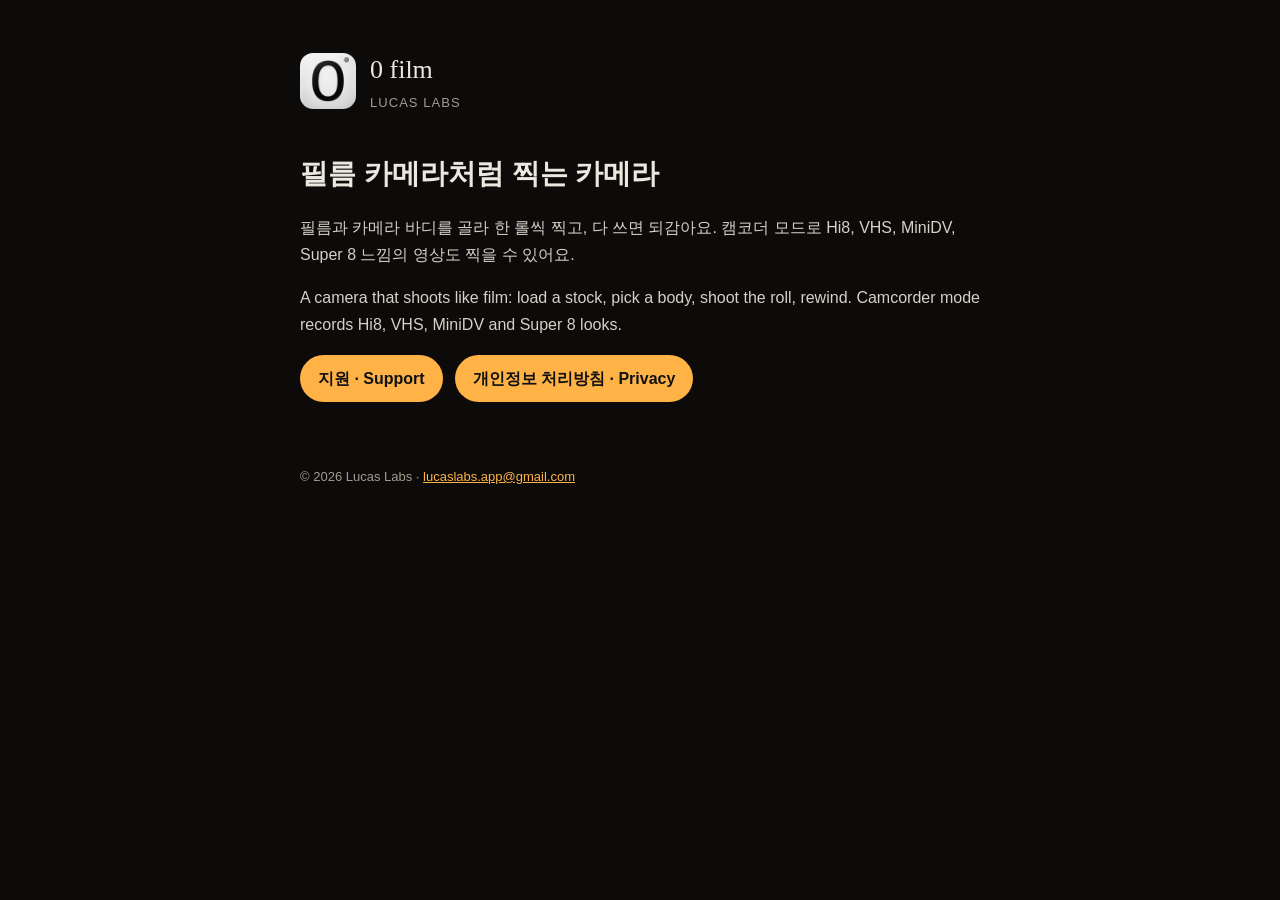
<file: index.html>
<!doctype html>
<html lang="ko">
<head>
<meta charset="utf-8">
<meta name="viewport" content="width=device-width, initial-scale=1">
<title>0 film · Lucas Labs</title>
<link rel="stylesheet" href="style.css">
</head>
<body>
<main>
  <header>
    <img src="icon.png" alt="">
    <div>
      <div class="name">0 film</div>
      <div class="by">Lucas Labs</div>
    </div>
  </header>

  <h1>필름 카메라처럼 찍는 카메라</h1>
  <p>필름과 카메라 바디를 골라 한 롤씩 찍고, 다 쓰면 되감아요. 캠코더 모드로 Hi8, VHS, MiniDV, Super 8 느낌의 영상도 찍을 수 있어요.</p>
  <p lang="en">A camera that shoots like film: load a stock, pick a body, shoot the roll, rewind. Camcorder mode records Hi8, VHS, MiniDV and Super 8 looks.</p>

  <div class="links">
    <a href="support.html">지원 · Support</a>
    <a href="privacy.html">개인정보 처리방침 · Privacy</a>
  </div>

  <footer>© 2026 Lucas Labs · <a href="mailto:lucaslabs.app@gmail.com">lucaslabs.app@gmail.com</a></footer>
</main>
</body>
</html>
</file>
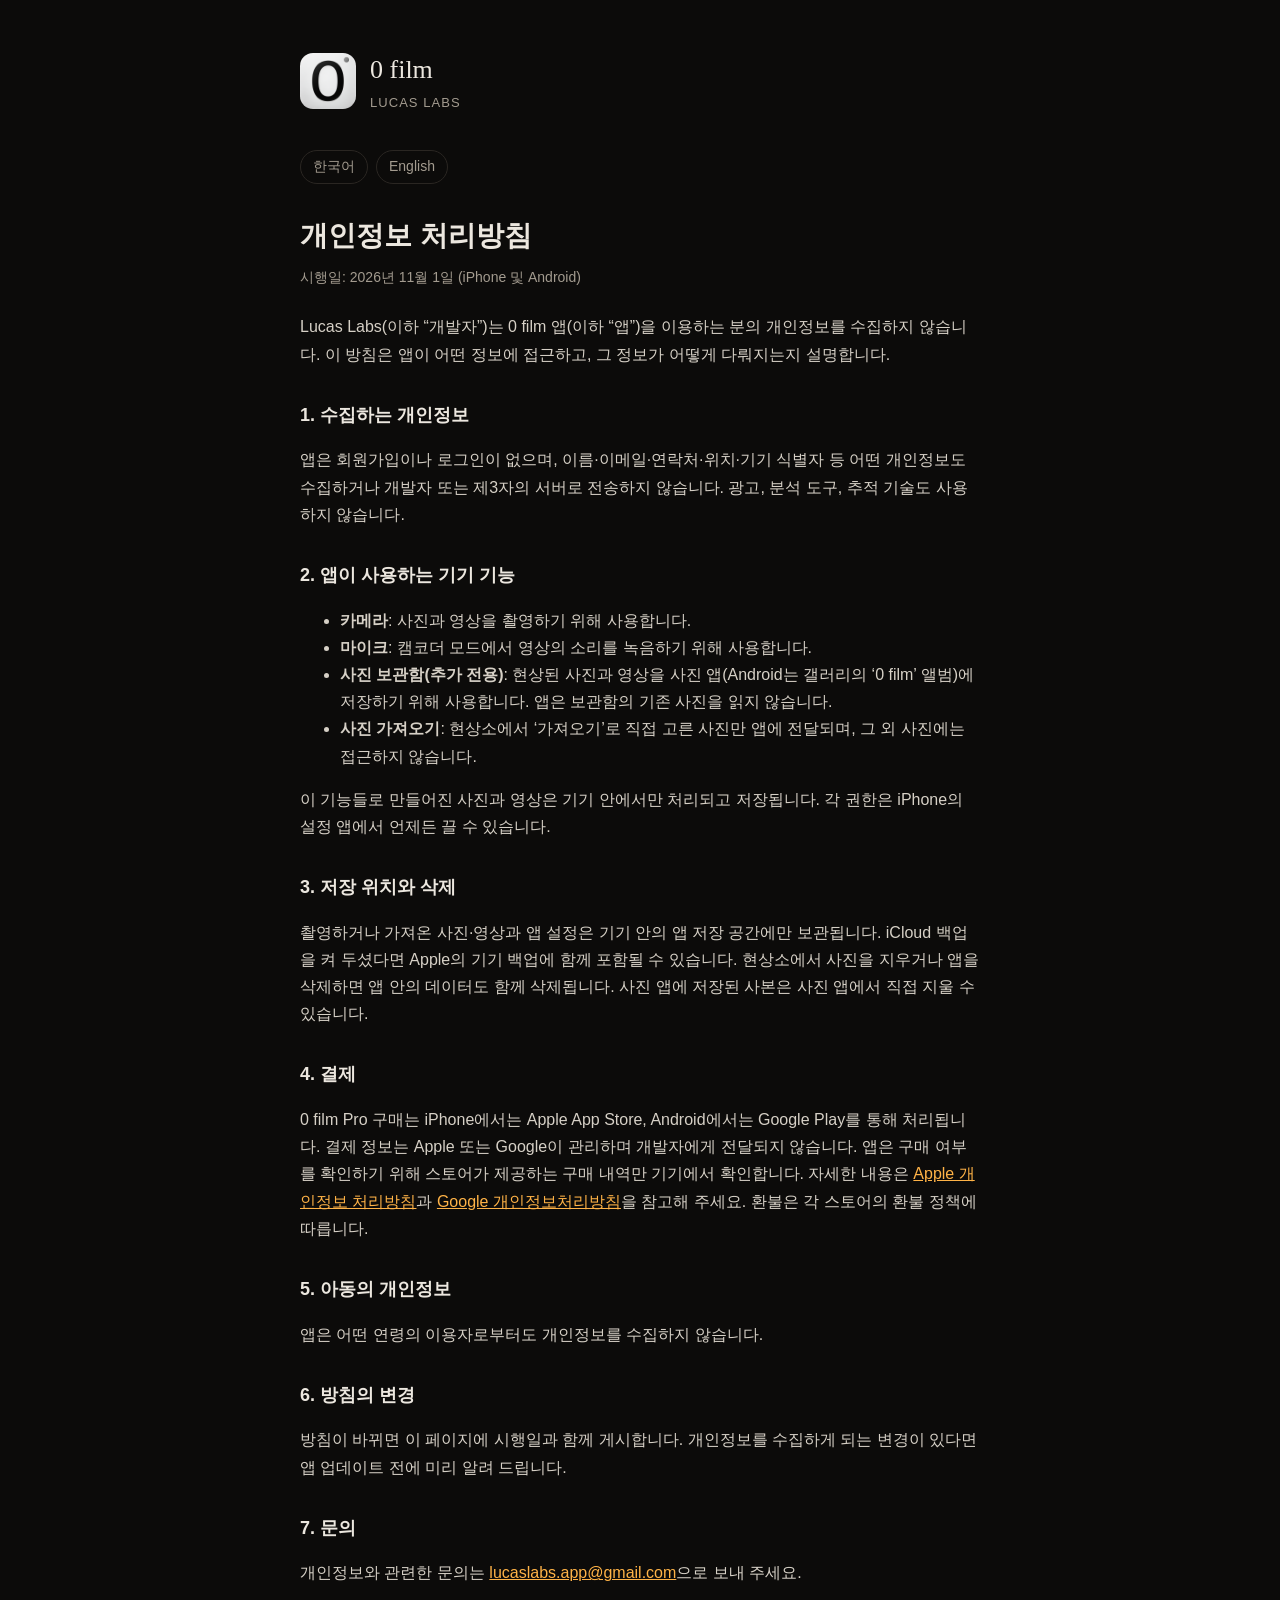
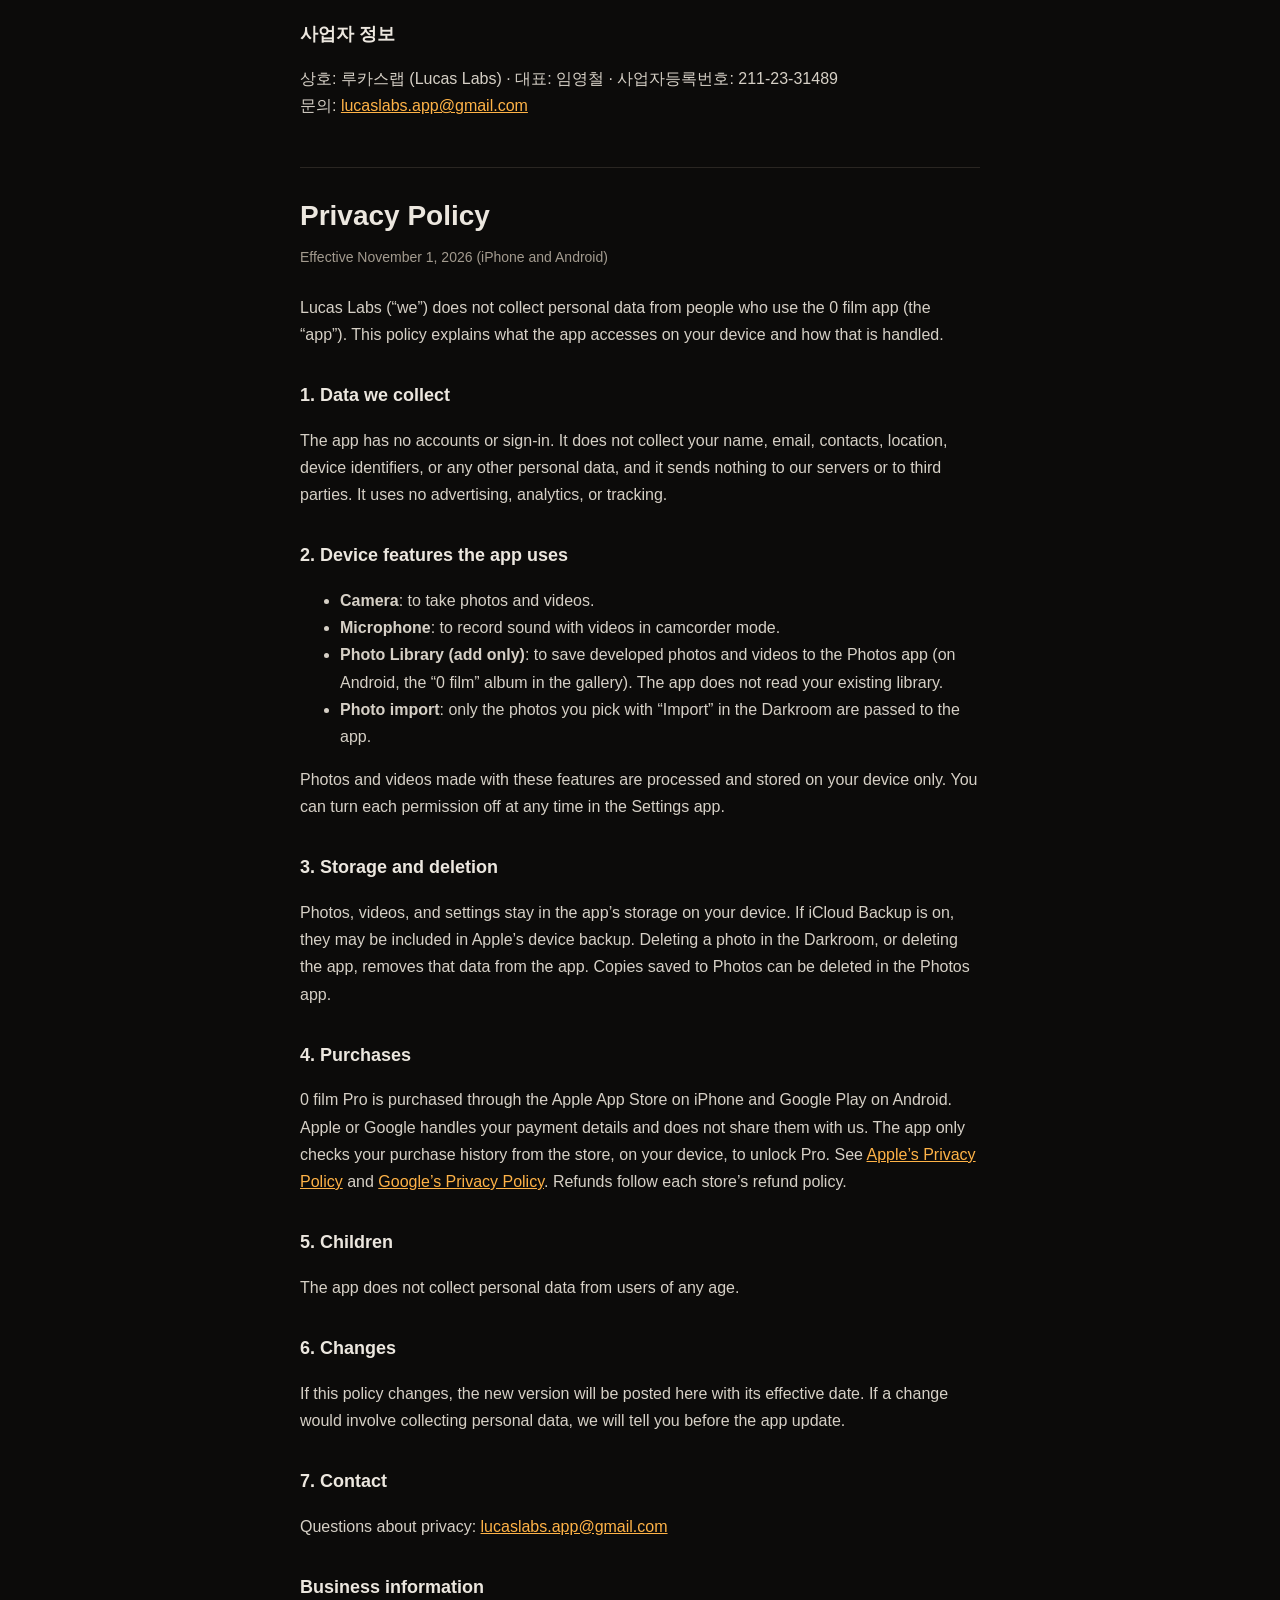
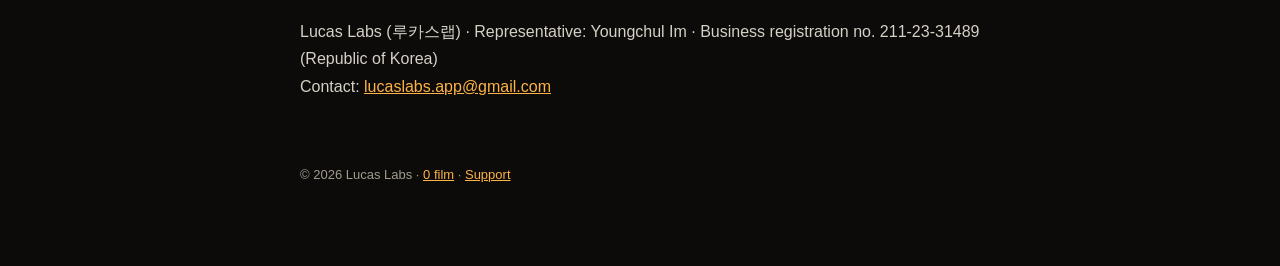
<file: privacy.html>
<!doctype html>
<html lang="ko">
<head>
<meta charset="utf-8">
<meta name="viewport" content="width=device-width, initial-scale=1">
<title>0 film · 개인정보 처리방침 / Privacy Policy</title>
<link rel="stylesheet" href="style.css">
</head>
<body>
<main>
  <header>
    <img src="icon.png" alt="">
    <div>
      <div class="name">0 film</div>
      <div class="by">Lucas Labs</div>
    </div>
  </header>

  <nav class="lang">
    <a href="#ko">한국어</a>
    <a href="#en">English</a>
  </nav>

  <section class="locale" id="ko" lang="ko">
    <h1>개인정보 처리방침</h1>
    <p class="updated">시행일: 2026년 11월 1일 (iPhone 및 Android)</p>
    <p>Lucas Labs(이하 “개발자”)는 0 film 앱(이하 “앱”)을 이용하는 분의 개인정보를 수집하지 않습니다. 이 방침은 앱이 어떤 정보에 접근하고, 그 정보가 어떻게 다뤄지는지 설명합니다.</p>

    <h2>1. 수집하는 개인정보</h2>
    <p>앱은 회원가입이나 로그인이 없으며, 이름·이메일·연락처·위치·기기 식별자 등 어떤 개인정보도 수집하거나 개발자 또는 제3자의 서버로 전송하지 않습니다. 광고, 분석 도구, 추적 기술도 사용하지 않습니다.</p>

    <h2>2. 앱이 사용하는 기기 기능</h2>
    <ul>
      <li><strong>카메라</strong>: 사진과 영상을 촬영하기 위해 사용합니다.</li>
      <li><strong>마이크</strong>: 캠코더 모드에서 영상의 소리를 녹음하기 위해 사용합니다.</li>
      <li><strong>사진 보관함(추가 전용)</strong>: 현상된 사진과 영상을 사진 앱(Android는 갤러리의 ‘0 film’ 앨범)에 저장하기 위해 사용합니다. 앱은 보관함의 기존 사진을 읽지 않습니다.</li>
      <li><strong>사진 가져오기</strong>: 현상소에서 ‘가져오기’로 직접 고른 사진만 앱에 전달되며, 그 외 사진에는 접근하지 않습니다.</li>
    </ul>
    <p>이 기능들로 만들어진 사진과 영상은 기기 안에서만 처리되고 저장됩니다. 각 권한은 iPhone의 설정 앱에서 언제든 끌 수 있습니다.</p>

    <h2>3. 저장 위치와 삭제</h2>
    <p>촬영하거나 가져온 사진·영상과 앱 설정은 기기 안의 앱 저장 공간에만 보관됩니다. iCloud 백업을 켜 두셨다면 Apple의 기기 백업에 함께 포함될 수 있습니다. 현상소에서 사진을 지우거나 앱을 삭제하면 앱 안의 데이터도 함께 삭제됩니다. 사진 앱에 저장된 사본은 사진 앱에서 직접 지울 수 있습니다.</p>

    <h2>4. 결제</h2>
    <p>0 film Pro 구매는 iPhone에서는 Apple App Store, Android에서는 Google Play를 통해 처리됩니다. 결제 정보는 Apple 또는 Google이 관리하며 개발자에게 전달되지 않습니다. 앱은 구매 여부를 확인하기 위해 스토어가 제공하는 구매 내역만 기기에서 확인합니다. 자세한 내용은 <a href="https://www.apple.com/kr/legal/privacy/">Apple 개인정보 처리방침</a>과 <a href="https://policies.google.com/privacy?hl=ko">Google 개인정보처리방침</a>을 참고해 주세요. 환불은 각 스토어의 환불 정책에 따릅니다.</p>

    <h2>5. 아동의 개인정보</h2>
    <p>앱은 어떤 연령의 이용자로부터도 개인정보를 수집하지 않습니다.</p>

    <h2>6. 방침의 변경</h2>
    <p>방침이 바뀌면 이 페이지에 시행일과 함께 게시합니다. 개인정보를 수집하게 되는 변경이 있다면 앱 업데이트 전에 미리 알려 드립니다.</p>

    <h2>7. 문의</h2>
    <p>개인정보와 관련한 문의는 <a href="mailto:lucaslabs.app@gmail.com">lucaslabs.app@gmail.com</a>으로 보내 주세요.</p>
    <h2>사업자 정보</h2>
    <p>상호: 루카스랩 (Lucas Labs) · 대표: 임영철 · 사업자등록번호: 211-23-31489<br>문의: <a href="mailto:lucaslabs.app@gmail.com">lucaslabs.app@gmail.com</a></p>
  </section>

  <section class="locale" id="en" lang="en">
    <h1>Privacy Policy</h1>
    <p class="updated">Effective November 1, 2026 (iPhone and Android)</p>
    <p>Lucas Labs (“we”) does not collect personal data from people who use the 0 film app (the “app”). This policy explains what the app accesses on your device and how that is handled.</p>

    <h2>1. Data we collect</h2>
    <p>The app has no accounts or sign-in. It does not collect your name, email, contacts, location, device identifiers, or any other personal data, and it sends nothing to our servers or to third parties. It uses no advertising, analytics, or tracking.</p>

    <h2>2. Device features the app uses</h2>
    <ul>
      <li><strong>Camera</strong>: to take photos and videos.</li>
      <li><strong>Microphone</strong>: to record sound with videos in camcorder mode.</li>
      <li><strong>Photo Library (add only)</strong>: to save developed photos and videos to the Photos app (on Android, the “0 film” album in the gallery). The app does not read your existing library.</li>
      <li><strong>Photo import</strong>: only the photos you pick with “Import” in the Darkroom are passed to the app.</li>
    </ul>
    <p>Photos and videos made with these features are processed and stored on your device only. You can turn each permission off at any time in the Settings app.</p>

    <h2>3. Storage and deletion</h2>
    <p>Photos, videos, and settings stay in the app’s storage on your device. If iCloud Backup is on, they may be included in Apple’s device backup. Deleting a photo in the Darkroom, or deleting the app, removes that data from the app. Copies saved to Photos can be deleted in the Photos app.</p>

    <h2>4. Purchases</h2>
    <p>0 film Pro is purchased through the Apple App Store on iPhone and Google Play on Android. Apple or Google handles your payment details and does not share them with us. The app only checks your purchase history from the store, on your device, to unlock Pro. See <a href="https://www.apple.com/legal/privacy/">Apple’s Privacy Policy</a> and <a href="https://policies.google.com/privacy">Google’s Privacy Policy</a>. Refunds follow each store’s refund policy.</p>

    <h2>5. Children</h2>
    <p>The app does not collect personal data from users of any age.</p>

    <h2>6. Changes</h2>
    <p>If this policy changes, the new version will be posted here with its effective date. If a change would involve collecting personal data, we will tell you before the app update.</p>

    <h2>7. Contact</h2>
    <p>Questions about privacy: <a href="mailto:lucaslabs.app@gmail.com">lucaslabs.app@gmail.com</a></p>
    <h2>Business information</h2>
    <p>Lucas Labs (루카스랩) · Representative: Youngchul Im · Business registration no. 211-23-31489 (Republic of Korea)<br>Contact: <a href="mailto:lucaslabs.app@gmail.com">lucaslabs.app@gmail.com</a></p>
  </section>

  <footer>© 2026 Lucas Labs · <a href="index.html">0 film</a> · <a href="support.html">Support</a></footer>
</main>
</body>
</html>
</file>
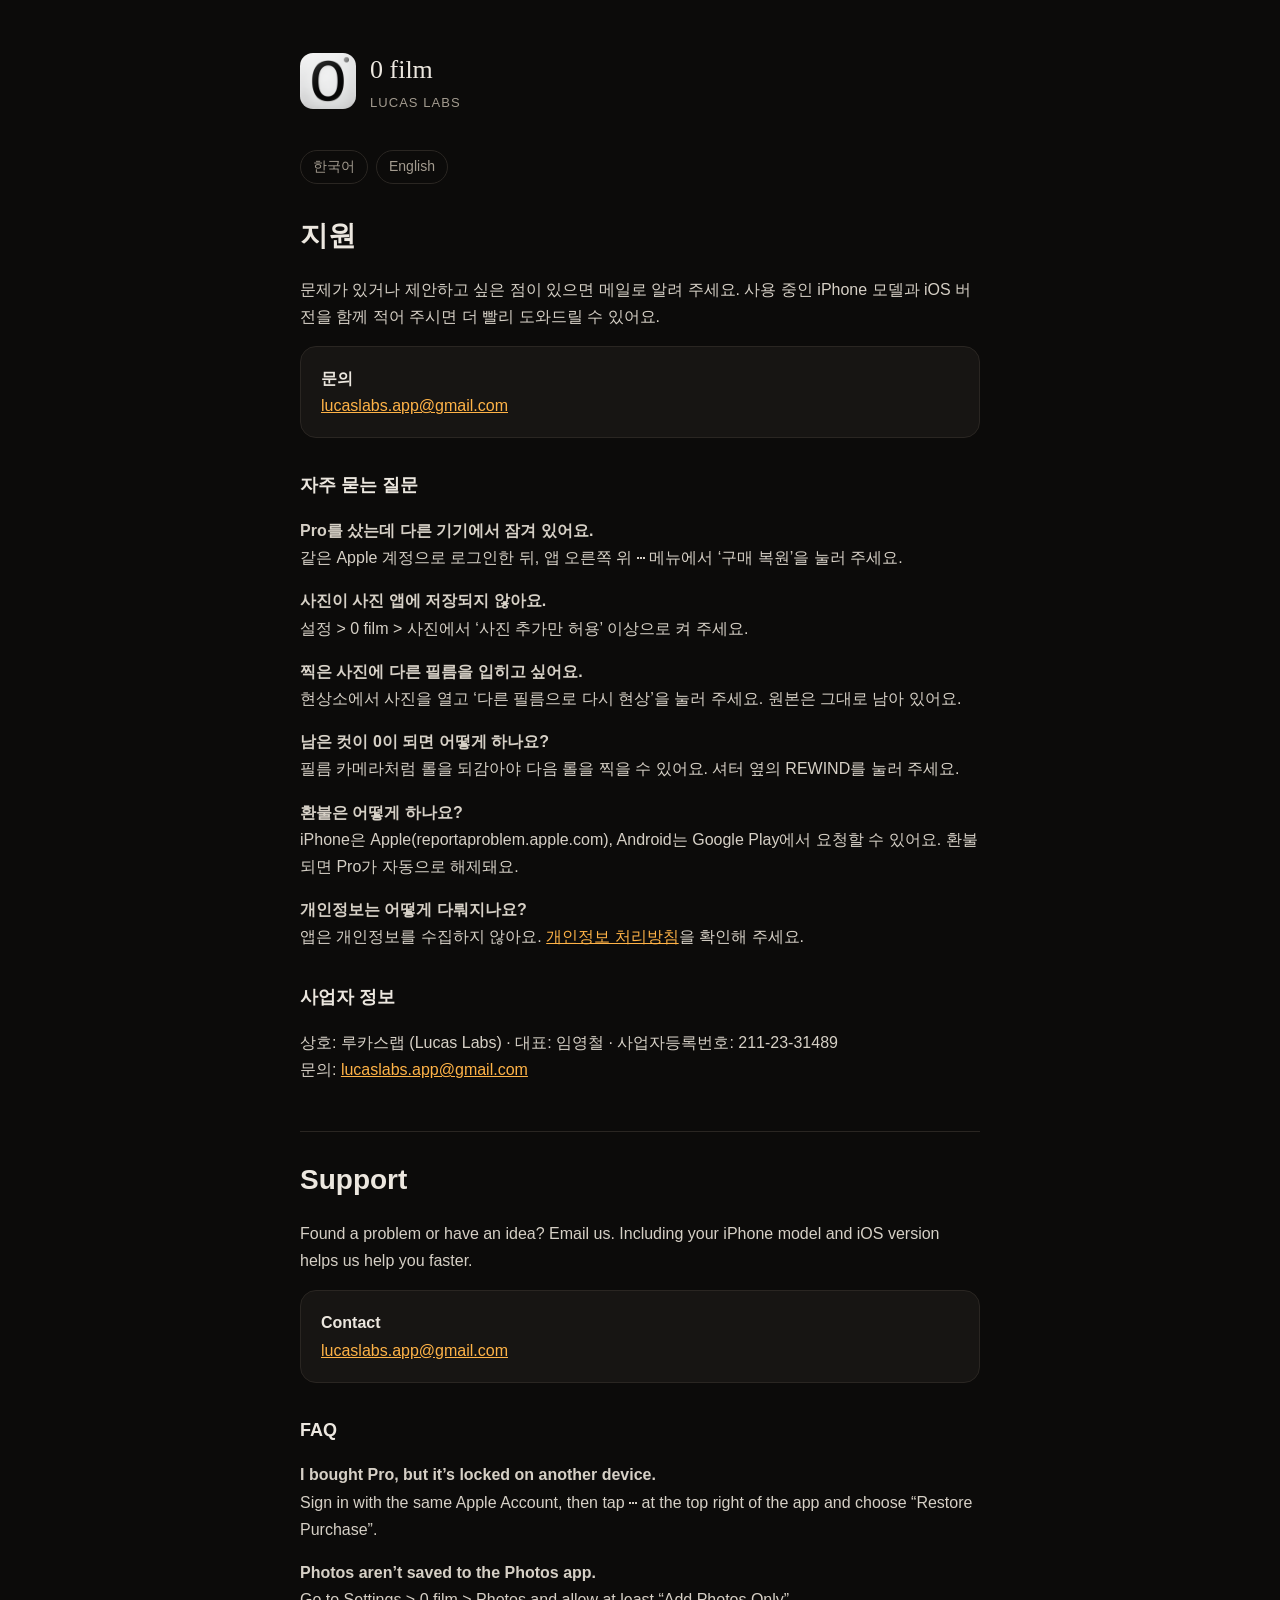
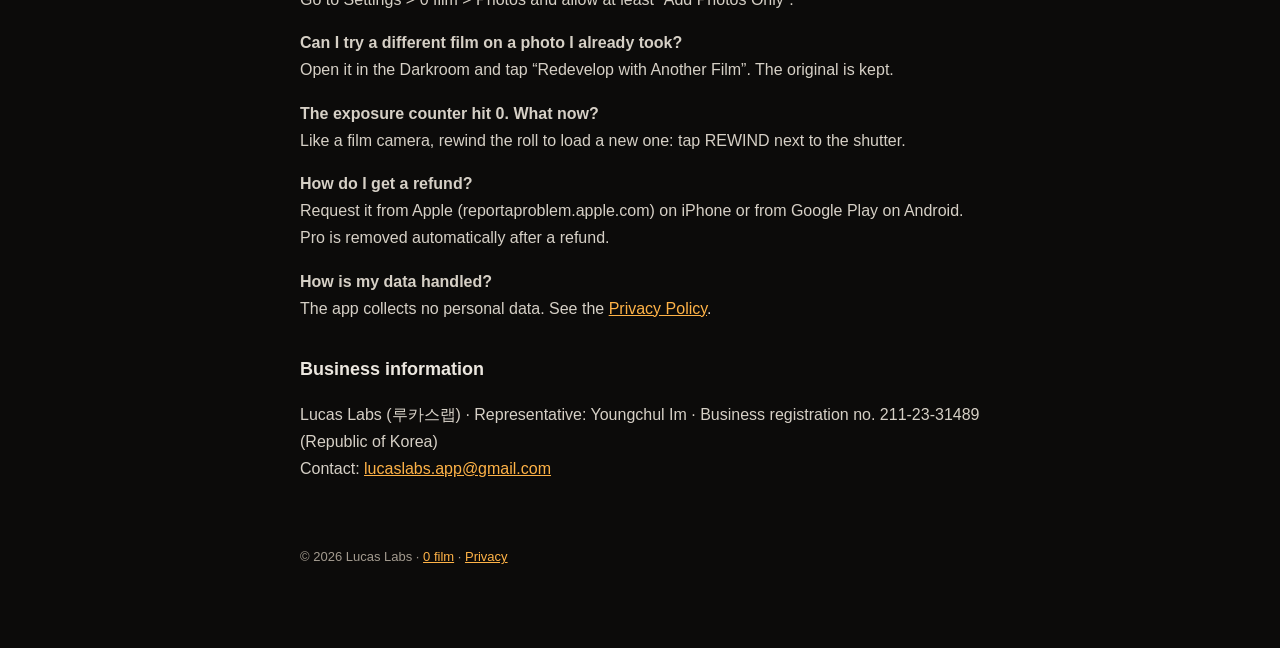
<file: support.html>
<!doctype html>
<html lang="ko">
<head>
<meta charset="utf-8">
<meta name="viewport" content="width=device-width, initial-scale=1">
<title>0 film · 지원 / Support</title>
<link rel="stylesheet" href="style.css">
</head>
<body>
<main>
  <header>
    <img src="icon.png" alt="">
    <div>
      <div class="name">0 film</div>
      <div class="by">Lucas Labs</div>
    </div>
  </header>

  <nav class="lang">
    <a href="#ko">한국어</a>
    <a href="#en">English</a>
  </nav>

  <section class="locale" id="ko" lang="ko">
    <h1>지원</h1>
    <p>문제가 있거나 제안하고 싶은 점이 있으면 메일로 알려 주세요. 사용 중인 iPhone 모델과 iOS 버전을 함께 적어 주시면 더 빨리 도와드릴 수 있어요.</p>
    <div class="card">
      <strong>문의</strong><br>
      <a href="mailto:lucaslabs.app@gmail.com">lucaslabs.app@gmail.com</a>
    </div>

    <h2>자주 묻는 질문</h2>
    <p><strong>Pro를 샀는데 다른 기기에서 잠겨 있어요.</strong><br>같은 Apple 계정으로 로그인한 뒤, 앱 오른쪽 위 ⋯ 메뉴에서 ‘구매 복원’을 눌러 주세요.</p>
    <p><strong>사진이 사진 앱에 저장되지 않아요.</strong><br>설정 &gt; 0 film &gt; 사진에서 ‘사진 추가만 허용’ 이상으로 켜 주세요.</p>
    <p><strong>찍은 사진에 다른 필름을 입히고 싶어요.</strong><br>현상소에서 사진을 열고 ‘다른 필름으로 다시 현상’을 눌러 주세요. 원본은 그대로 남아 있어요.</p>
    <p><strong>남은 컷이 0이 되면 어떻게 하나요?</strong><br>필름 카메라처럼 롤을 되감아야 다음 롤을 찍을 수 있어요. 셔터 옆의 REWIND를 눌러 주세요.</p>
    <p><strong>환불은 어떻게 하나요?</strong><br>iPhone은 Apple(reportaproblem.apple.com), Android는 Google Play에서 요청할 수 있어요. 환불되면 Pro가 자동으로 해제돼요.</p>
    <p><strong>개인정보는 어떻게 다뤄지나요?</strong><br>앱은 개인정보를 수집하지 않아요. <a href="privacy.html">개인정보 처리방침</a>을 확인해 주세요.</p>
    <h2>사업자 정보</h2>
    <p>상호: 루카스랩 (Lucas Labs) · 대표: 임영철 · 사업자등록번호: 211-23-31489<br>문의: <a href="mailto:lucaslabs.app@gmail.com">lucaslabs.app@gmail.com</a></p>
  </section>

  <section class="locale" id="en" lang="en">
    <h1>Support</h1>
    <p>Found a problem or have an idea? Email us. Including your iPhone model and iOS version helps us help you faster.</p>
    <div class="card">
      <strong>Contact</strong><br>
      <a href="mailto:lucaslabs.app@gmail.com">lucaslabs.app@gmail.com</a>
    </div>

    <h2>FAQ</h2>
    <p><strong>I bought Pro, but it’s locked on another device.</strong><br>Sign in with the same Apple Account, then tap ⋯ at the top right of the app and choose “Restore Purchase”.</p>
    <p><strong>Photos aren’t saved to the Photos app.</strong><br>Go to Settings &gt; 0 film &gt; Photos and allow at least “Add Photos Only”.</p>
    <p><strong>Can I try a different film on a photo I already took?</strong><br>Open it in the Darkroom and tap “Redevelop with Another Film”. The original is kept.</p>
    <p><strong>The exposure counter hit 0. What now?</strong><br>Like a film camera, rewind the roll to load a new one: tap REWIND next to the shutter.</p>
    <p><strong>How do I get a refund?</strong><br>Request it from Apple (reportaproblem.apple.com) on iPhone or from Google Play on Android. Pro is removed automatically after a refund.</p>
    <p><strong>How is my data handled?</strong><br>The app collects no personal data. See the <a href="privacy.html">Privacy Policy</a>.</p>
    <h2>Business information</h2>
    <p>Lucas Labs (루카스랩) · Representative: Youngchul Im · Business registration no. 211-23-31489 (Republic of Korea)<br>Contact: <a href="mailto:lucaslabs.app@gmail.com">lucaslabs.app@gmail.com</a></p>
  </section>

  <footer>© 2026 Lucas Labs · <a href="index.html">0 film</a> · <a href="privacy.html">Privacy</a></footer>
</main>
</body>
</html>
</file>
<file: style.css>
:root {
  --bg: #0c0b0a;
  --card: #171513;
  --text: #ece7df;
  --muted: #a39b8f;
  --accent: #ffb347;
  --line: #2a2622;
}
* { box-sizing: border-box; }
body {
  margin: 0;
  background: var(--bg);
  color: var(--text);
  font: 16px/1.7 -apple-system, BlinkMacSystemFont, "Apple SD Gothic Neo", "Hiragino Sans", "PingFang SC", sans-serif;
  -webkit-text-size-adjust: 100%;
}
main { max-width: 720px; margin: 0 auto; padding: 48px 20px 80px; }
header { display: flex; align-items: center; gap: 14px; margin-bottom: 36px; }
header img { width: 56px; height: 56px; border-radius: 13px; }
header .name { font-family: Georgia, "Times New Roman", serif; font-size: 26px; }
header .by { color: var(--muted); font-size: 13px; letter-spacing: .08em; text-transform: uppercase; }
nav.lang { display: flex; gap: 8px; flex-wrap: wrap; margin-bottom: 28px; }
nav.lang a {
  color: var(--muted); text-decoration: none; font-size: 14px;
  padding: 4px 12px; border: 1px solid var(--line); border-radius: 999px;
}
nav.lang a:hover { color: var(--text); border-color: var(--muted); }
h1 { font-size: 28px; margin: 0 0 6px; }
h2 { font-size: 18px; margin: 32px 0 8px; }
p, li { color: #d6d0c6; }
.updated { color: var(--muted); font-size: 14px; margin: 0 0 24px; }
section.locale { padding-top: 24px; border-top: 1px solid var(--line); margin-top: 48px; }
section.locale:first-of-type { border-top: 0; margin-top: 0; padding-top: 0; }
a { color: var(--accent); }
.card { background: var(--card); border: 1px solid var(--line); border-radius: 16px; padding: 18px 20px; margin: 16px 0; }
.links { display: flex; gap: 12px; flex-wrap: wrap; margin-top: 12px; }
.links a {
  display: inline-block; text-decoration: none; color: #111; background: var(--accent);
  padding: 10px 18px; border-radius: 999px; font-weight: 600;
}
footer { color: var(--muted); font-size: 13px; margin-top: 64px; }
</file>
